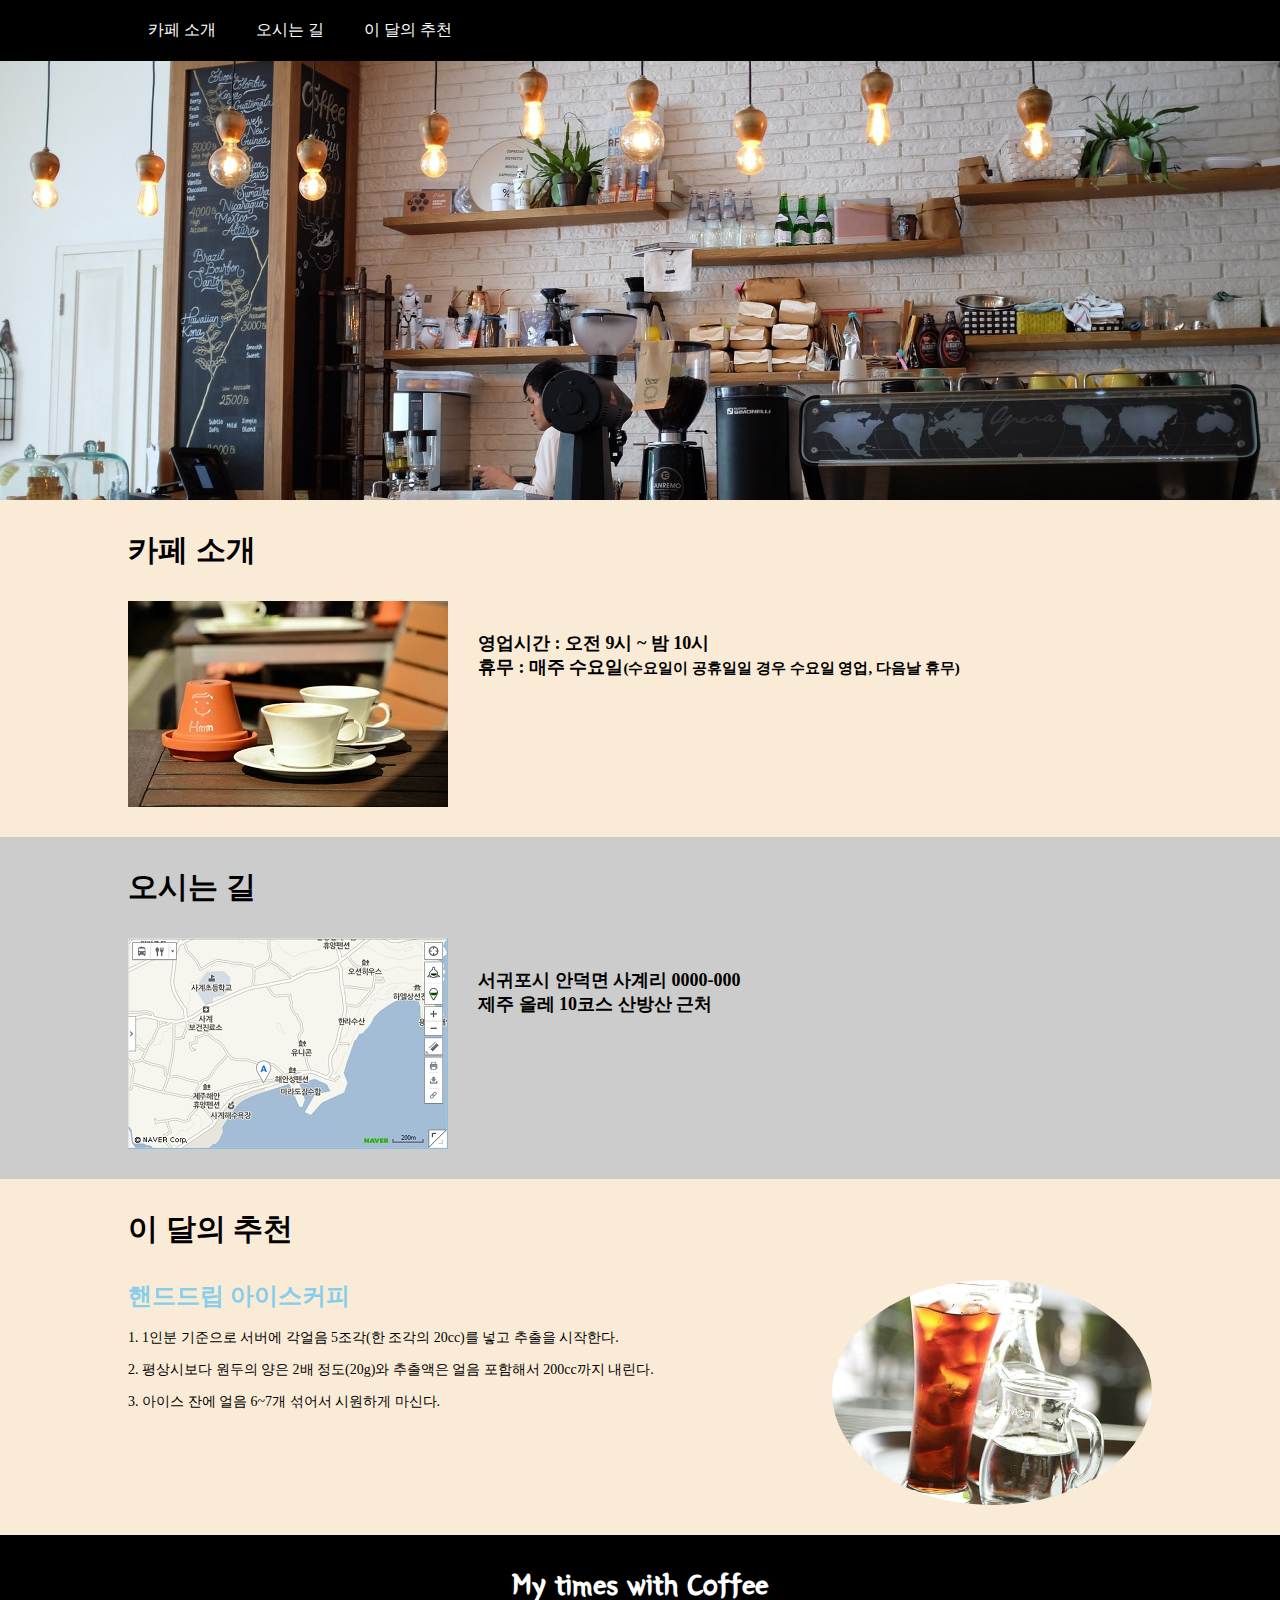
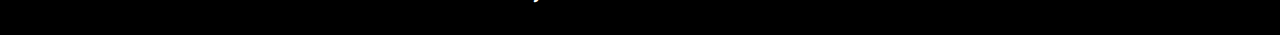
<file: 1.coffee/index.html>
<!DOCTYPE html>
<html lang="ko">
<head>
    <meta charset="UTF-8">
    <meta name="viewport" content="width=device-width, initial-scale=1.0">
    <title>coffee 반응형웹</title>
    <link rel="stylesheet" href="./css/reset.css">
    <link rel="stylesheet" href="./css/index.css">
</head>
<body>
    <header>
        <h1>Coffee</h1>
        <nav class="main-menu">
            <div class="container">
                <ul class="gnb">
                    <li><a href="#intro">카페 소개</a></li>
                    <li><a href="#map">오시는 길</a></li>
                    <li><a href="#choice">이 달의 추천</a></li>
                </ul>
            </div>  <!-- container -->
        </nav>  <!-- main-menu -->
    </header>

    <main>
        <div class="section-box">
            <section id="intro">
                <div class="container">
                    <h2 class="title">카페 소개</h2>
                    <div class="conbox">
                        <div class="photo">
                            <img src="./images/coffee.jpg" alt="coffee">
                        </div>
                        <p class="desc">
                            영업시간 : 오전 9시 ~ 밤 10시<br>
                            휴무 : 매주 수요일<small>(수요일이 공휴일일 경우 수요일 영업, 다음날 휴무)</small>
                        </p>
                    </div>  <!-- conbox -->
                </div>  <!-- container -->
            </section>  <!-- intro -->
    
            <section id="map">
                <div class="container">
                    <h2 class="title">오시는 길</h2>
                    <div class="conbox">
                        <div class="photo">
                            <img src="./images/map.jpg" alt="map">
                        </div>
                        <p class="desc">
                            서귀포시 안덕면 사계리 0000-000<br>
                            제주 올레 10코스 산방산 근처
                        </p>
                    </div>  <!--conbox-->
                </div>  <!-- container -->
            </section>  <!-- map -->
    
            <section id="choice">
                <div class="container">
                    <h2 class="title">이 달의 추천</h2>
                    <div class="conbox">
                        <div class="photo">
                            <img src="./images/ice.jpg" alt="ice">
                        </div>
                        <div class="icecoffee-desc">
                            <h3>핸드드립 아이스커피</h3>
                            <ol>
                                <li>1인분 기준으로 서버에 각얼음 5조각(한 조각의 20cc)를 넣고 추출을 시작한다.</li>
                                <li>평상시보다 원두의 양은 2배 정도(20g)와 추출액은 얼음 포함해서 200cc까지 내린다.</li>
                                <li>아이스 잔에 얼음 6~7개 섞어서 시원하게 마신다.</li>
                            </ol>
                        </div>
                    </div>  <!--conbox-->
                </div>  <!-- container -->
            </section>  <!-- map -->
        </div>  <!-- section-box -->
    </main>

    <footer>
        <h2 class="logo">My times with Coffee</h2>
    </footer>
</body>
</html>
</file>
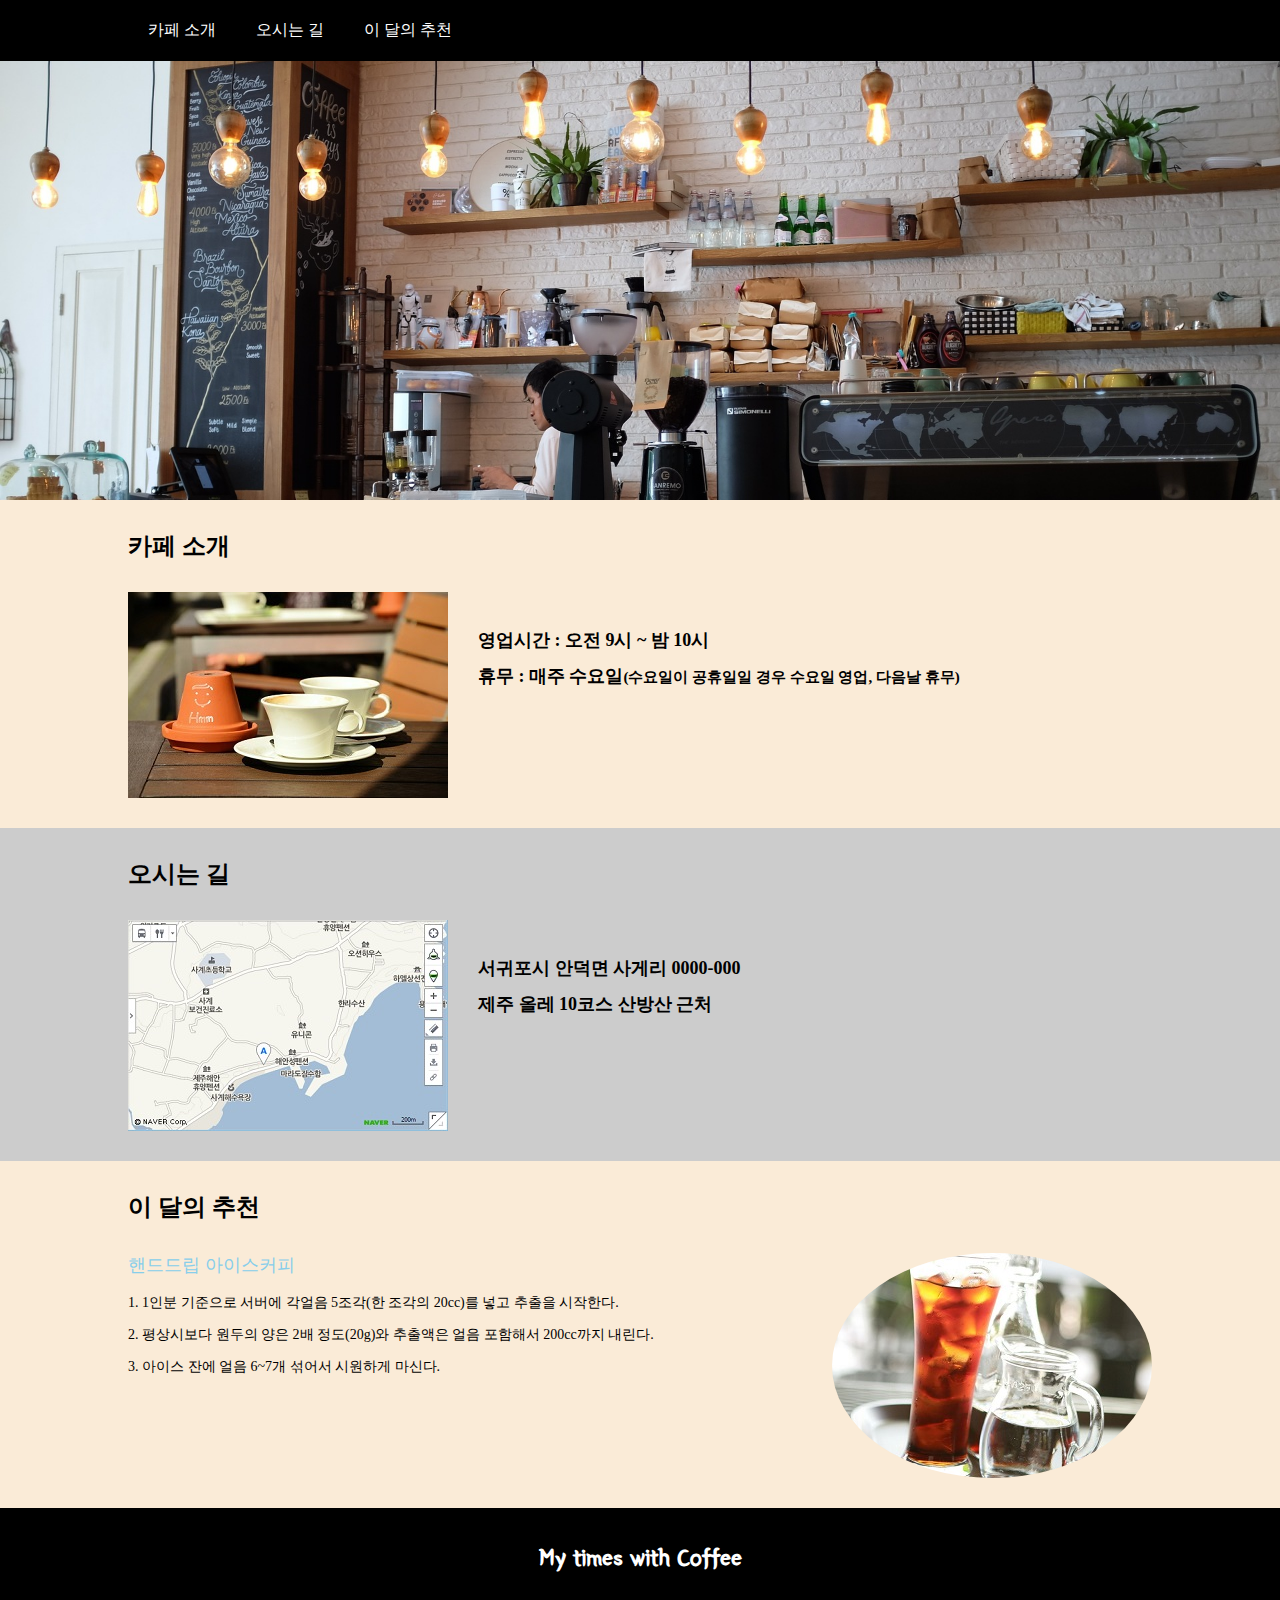
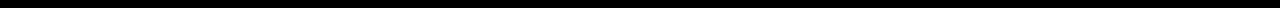
<file: 실습/1.coffee/index.html>
<!DOCTYPE html>
<html lang="ko">
<head>
    <meta charset="UTF-8">
    <meta name="viewport" content="width=device-width, initial-scale=1.0">
    <link rel="stylesheet" href="./css/reset.css">
    <link rel="stylesheet" href="./css/index.css">
    <title>Coffee</title>
</head>
<body>
    <header>
        <h1>Coffee</h1>
        <nav class="mainmenu">
            <div class="container">
                <ul class="gnb">
                    <li><a href="#intro">카페 소개</a></li>
                    <li><a href="#map">오시는 길</a></li>
                    <li><a href="#choice">이 달의 추천</a></li>
                </ul>
            </div> <!-- container -->
        </nav>
    </header>

    <main>
        <div class="section-box">
            <section id="intro">
                <div class="container">
                    <h2 class="title">카페 소개</h2>
                    <div class="conbox">
                        <div class="photo">
                            <img src="./images/coffee.jpg" alt="coffee">
                        </div>
                        <p class="desc">
                            영업시간 : 오전 9시 ~ 밤 10시<br>
                            휴무 : 매주 수요일<small>(수요일이 공휴일일 경우 수요일 영업, 다음날 휴무)</small>
                        </p>
                    </div> <!-- conbox -->
                </div> <!-- container -->
            </section> <!-- intro -->
    
            <section id="map">
                <div class="container">
                    <h2 class="title">오시는 길</h2>
                    <div class="conbox">
                        <div class="photo">
                            <img src="./images/map.jpg" alt="map">
                        </div>
                        <p class="desc">
                            서귀포시 안덕면 사게리 0000-000<br>
                            제주 올레 10코스 산방산 근처
                        </p>
                    </div> <!-- conbox -->
                </div> <!-- container -->
            </section> <!-- map -->
    
            <section id="choice">
                <div class="container">
                    <h2 class="title">이 달의 추천</h2>
                    <div class="conbox">
                        <div class="photo">
                            <img src="./images/ice.jpg" alt="ice">
                        </div>
                        <div class="icecoffee-desc">
                            <h3>핸드드립 아이스커피</h3>
                            <ol>
                                <li>1인분 기준으로 서버에 각얼음 5조각(한 조각의 20cc)를 넣고 추출을 시작한다.</li>
                                <li>평상시보다 원두의 양은 2배 정도(20g)와 추출액은 얼음 포함해서 200cc까지 내린다.</li>
                                <li>아이스 잔에 얼음 6~7개 섞어서 시원하게 마신다.</li>
                            </ol>
                        </div>
                    </div> <!-- conbox -->
                </div> <!-- container -->
            </section> <!-- choice -->
        </div> <!-- section-box -->
    </main>

    <footer>
        <h2 class="logo">My times with Coffee</h2>
    </footer>
</body>
</html>
</file>
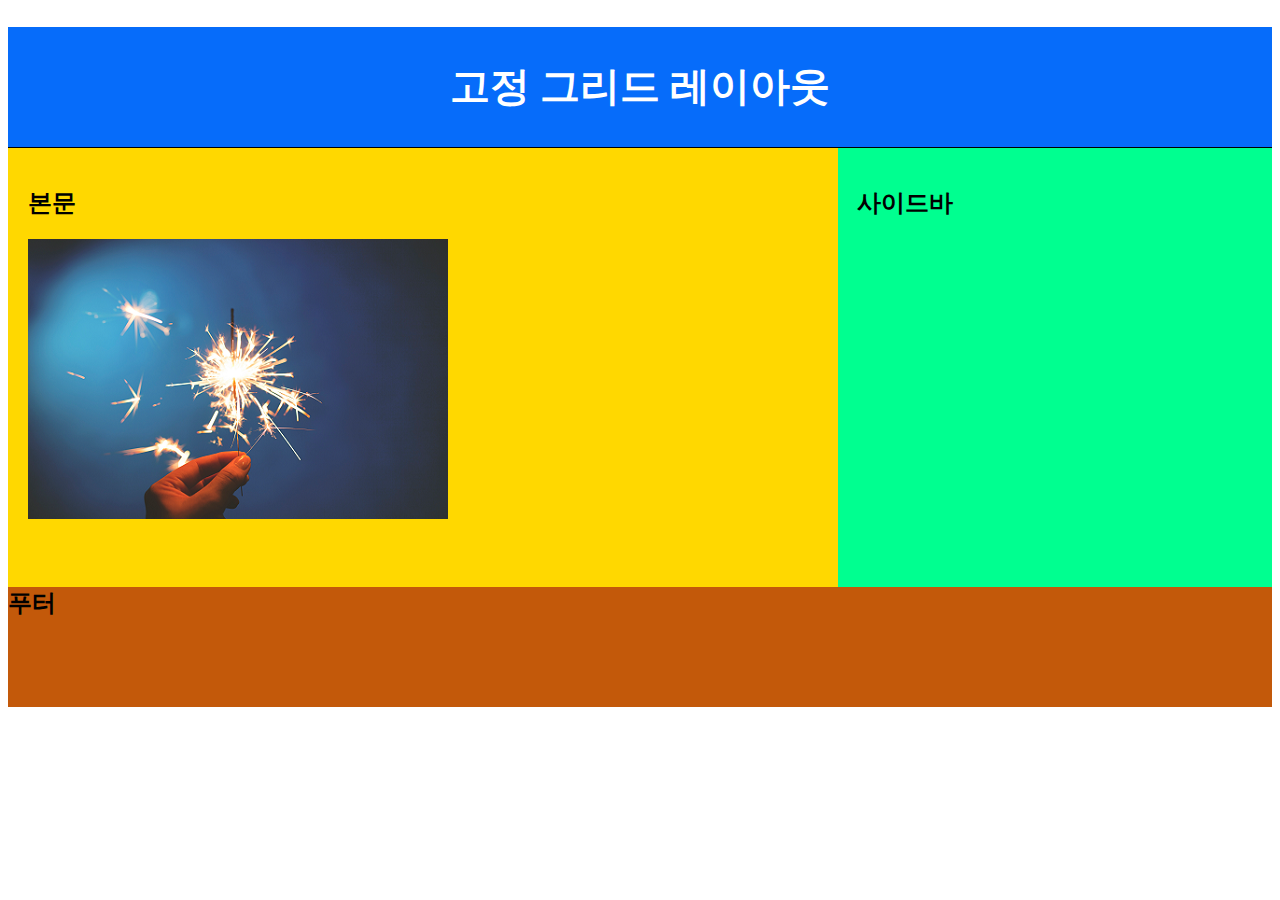
<file: fixed-layout.html>
<!doctype html>
<html>
<head>
<meta charset="utf-8" />
<meta name="viewport" content="width=device-width, initial-scale=1">
<title>Fluid Grid Layout</title>
<style>
	#wrapper {
		width: 100%; /* %단위로 */
		margin: 0 auto;
	}
	header {  /* 헤더 */
		width: 100%;   /* %단위로 */
		height: 120px;
		background-color: #066cfa;
		border-bottom: 1px solid black;
	}
	.header-text {
		font-size: 2.5em;  /* em단위로 */
		color:white;
		text-align:center;
		line-height:120px;
	}
	.content {   /* 본문 */
		float: left;
		width: 62.5%;  /* %단위로 */
		height: 400px;	
		padding: 1.5625%; /* %단위로 */
		background-color: #ffd800;
	}
	.content > img {
		width: 100%;
		max-width: 420px;  /* 이미지의 최대 크기, 420px 이상은 확대가 안 됨, 420px 이하일 때 content 영역의 크기 영향을 받아 줄어듦 */
	}
	.right-side {  /* 사이드 바 */
		float: right;
		width: 31.25%;  /* %단위로 */
		height: 400px;
		padding: 1.5625%; /* %단위로 */
		background-color: #00ff90;
	}
	footer {  /* 푸터 */
		clear: both;
		height: 120px;
		background-color: #c3590a;
	}
</style>
</head>

<body>
	<div id="wrapper">
		<header>
			<h1 class="header-text">고정 그리드 레이아웃</h1>
		</header>
		<main>
			<section class="content">
				<h2>본문</h2>
				<img src="/images/fireworks.png" alt="fireworks">
			</section>
			<aside class="right-side">
				<h2>사이드바</h2>
			</aside>
		</main>
		<footer>
			<h2>푸터</h2>
		</footer>
	</div>
</body>
</html>
</file>
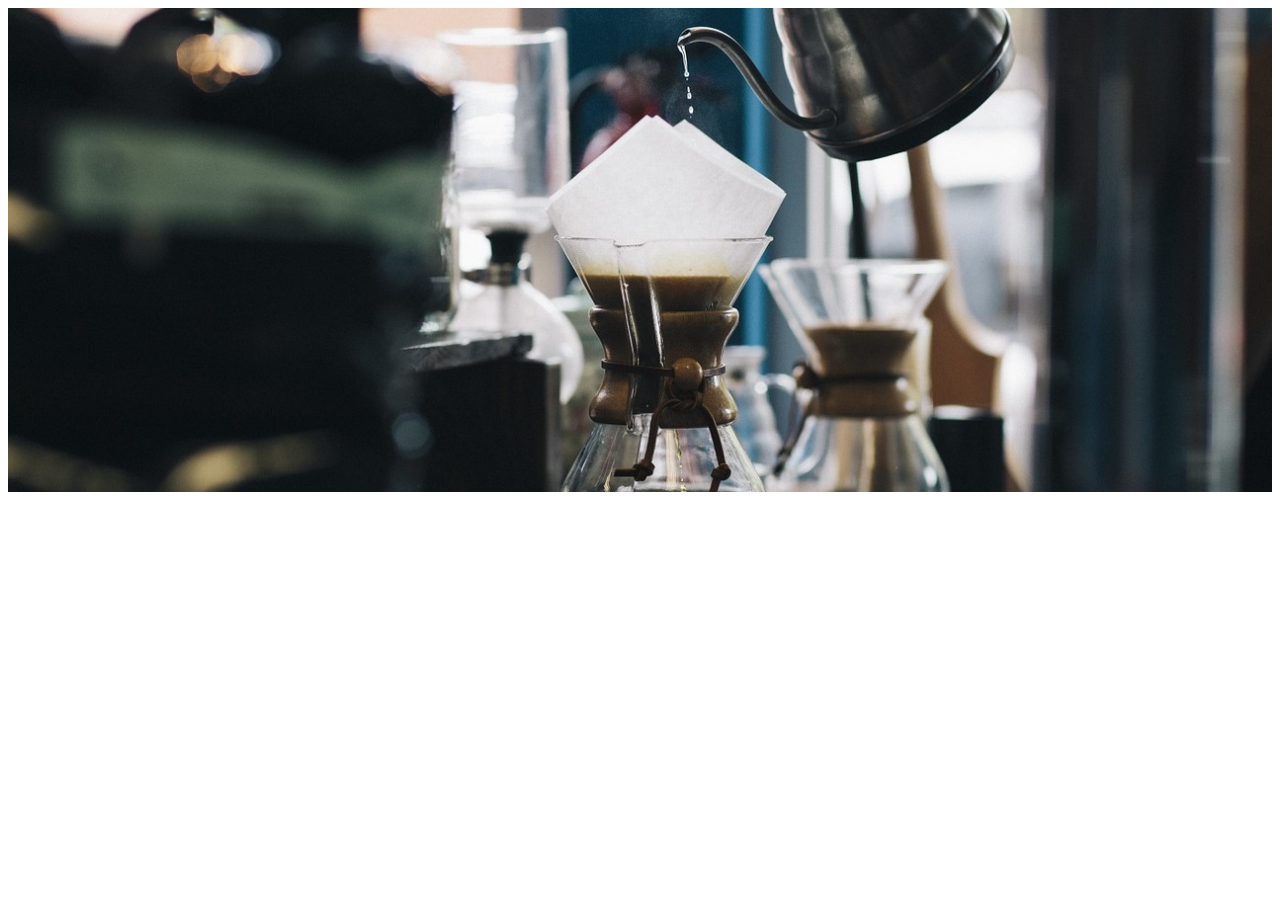
<file: picture태그.html>
<!DOCTYPE html>
<html lang="ko">
<head>
    <meta charset="UTF-8">
    <meta name="viewport" content="width=device-width, initial-scale=1.0">
    <title>picture태그</title>
    <style>
        picture > img {
            width: 100%;
        }
    </style>
</head>
<body>
    <picture>
        <source srcset="./images/shop-large.jpg" media="(min-width: 1024px)">  <!-- 공간에 맞게 이미지를 변경해주기 위해 사용 --> <!--pc버전-->
        <source srcset="./images/shop-medium.jpg" media="(min-width: 768px)">  <!--태블릿 버전-->
        <source srcset="./images/shop-small.jpg" media="(min-width: 320px)">  <!--모바일 버전-->
        <img src="./images/shop.jpg" alt="shop">  <!-- 필수! -->
    </picture>
</body>
</html>
</file>
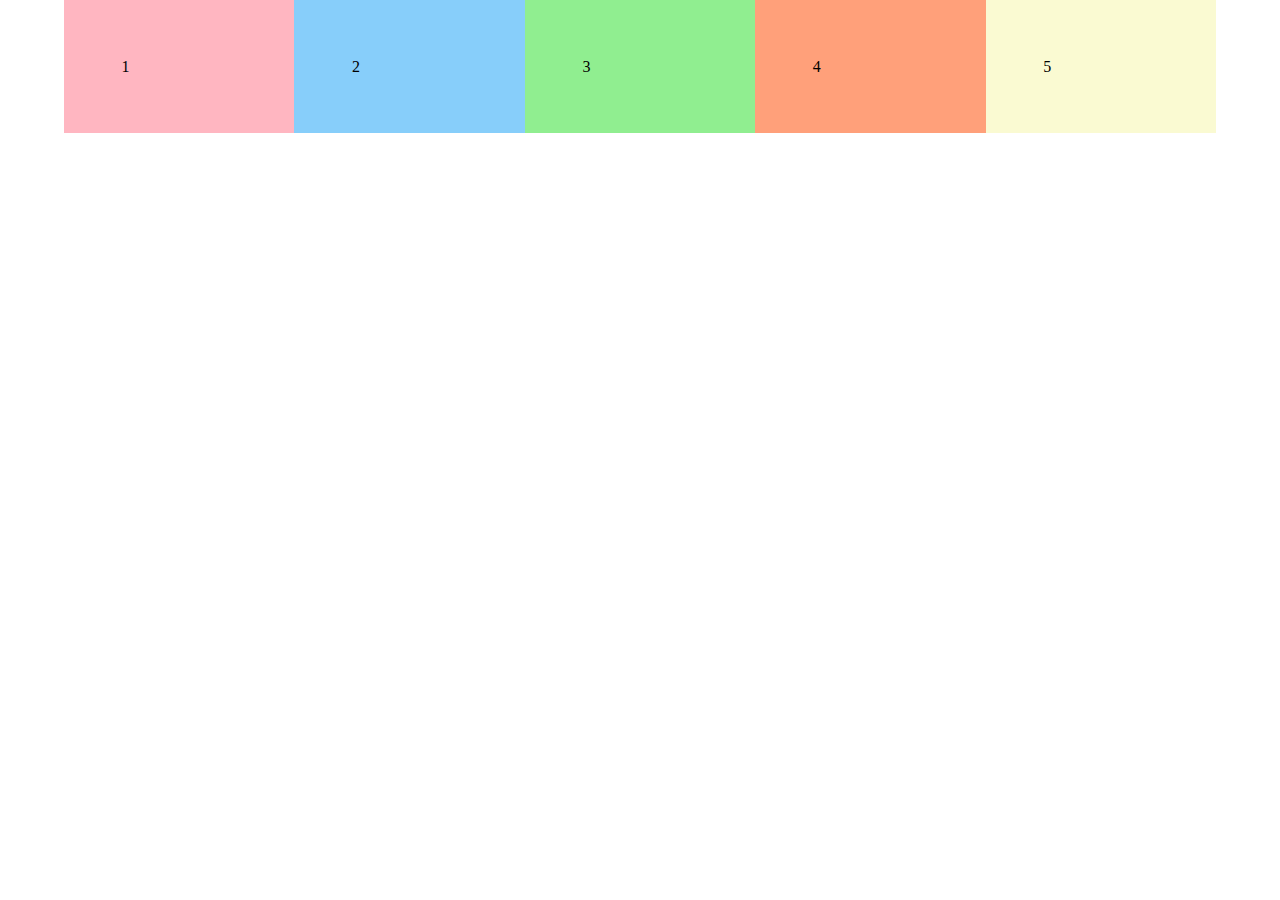
<file: structure_change.html>
<!DOCTYPE html>
<html lang="ko">
<head>
    <meta charset="UTF-8">
    <meta name="viewport" content="width=device-width, initial-scale=1.0">
    <title>반응형웹 레이아웃 구조</title>
    <style>
        * {
            margin: 0;
            padding: 0;
            box-sizing: border-box;
        }
        ol,
        ul {
            list-style: none;
        }
        .wrapper {
            width: 90%;
            margin: auto;
        }

        /* mobile first */
        .layout {
            display: flex;
            flex-direction: column;
        }
        .layout > li {
            width: 100%;
            padding: 5%;
        }
        .layout > li:first-child {background-color: lightpink;}
        .layout > li:nth-child(2) {background-color: lightskyblue;}
        .layout > li:nth-child(3) {background-color: lightgreen;}
        .layout > li:nth-child(4) {background-color: lightsalmon;}
        .layout > li:last-child {background-color: lightgoldenrodyellow;}

        /* tablet */
        @media (min-width: 768px) {
            .layout {
                flex-direction: row;
                flex-wrap: wrap;
            }
            .layout > li {
                width: 50%;
            }
            .layout > li:last-child {
                width:100%;
            }
        }

        /* pc */
        @media (min-width: 1024px) {
            .layout > li {
                width: 20%;
            }
            .layout > li:last-child {
                width:20%;
            }
        }
    </style>
</head>
<body>
    <div class="wrapper">
        <section>
            <ul class="layout">
                <li>1</li>
                <li>2</li>
                <li>3</li>
                <li>4</li>
                <li>5</li>
            </ul>
        </section>
    </div>
</body>
</html>
</file>
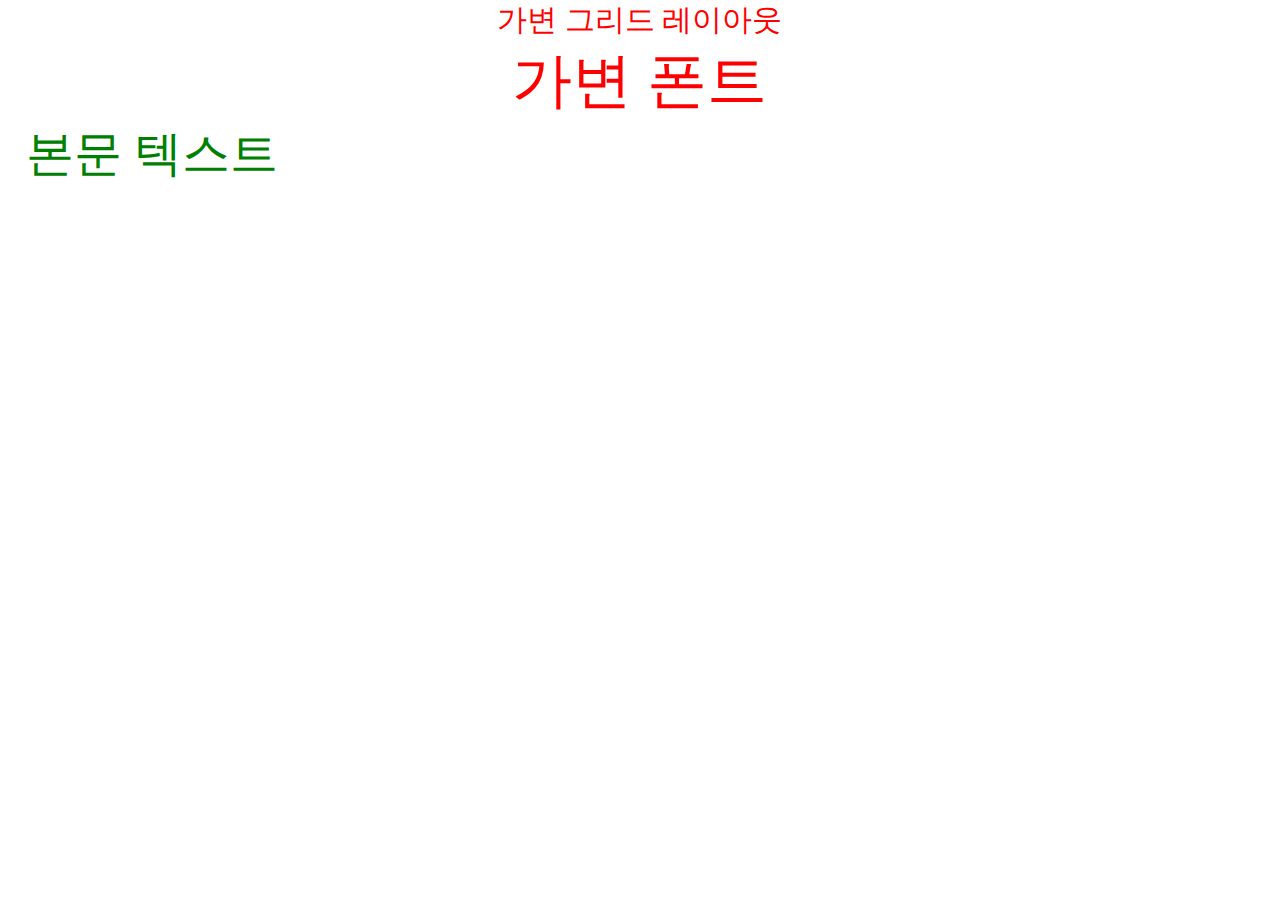
<file: 루트요소의글자크기상속.html>
<!DOCTYPE html>
<html lang="ko">
<head>
    <meta charset="UTF-8">
    <meta name="viewport" content="width=device-width, initial-scale=1.0">
    <title>루트요소</title>
    <style>
        * {
            margin: 0;
            padding: 0;
        }
        html, body {
            font-size: 16px;
        }
        .wrapper {
            width: 96%;
            margin: 0 auto;
            font-size: 12px;
        }
        .header-text {
            font-size: 30px;  /*fluide-text 기준*/
            text-align: center;
            color: red;
        }
        .fluid-text {
            font-size: 2em;  /* 60px, header-text가 부모 요소로 기준이 됨 */
        }
        .sec-text {
            font-size: 3rem;  /* 48px, 최상위 요소인 html이 기준이 됨 */
            color: green;
        }
    </style>
</head>
<body>
    <div class="wrapper">
        <header class="header-text">
            <p>가변 그리드 레이아웃</p>
            <p class="fluid-text">가변 폰트</p>
        </header>
        <main>
            <section>
                <p class="sec-text">본문 텍스트</p>
            </section>
        </main>
    </div>
</body>
</html>
</file>
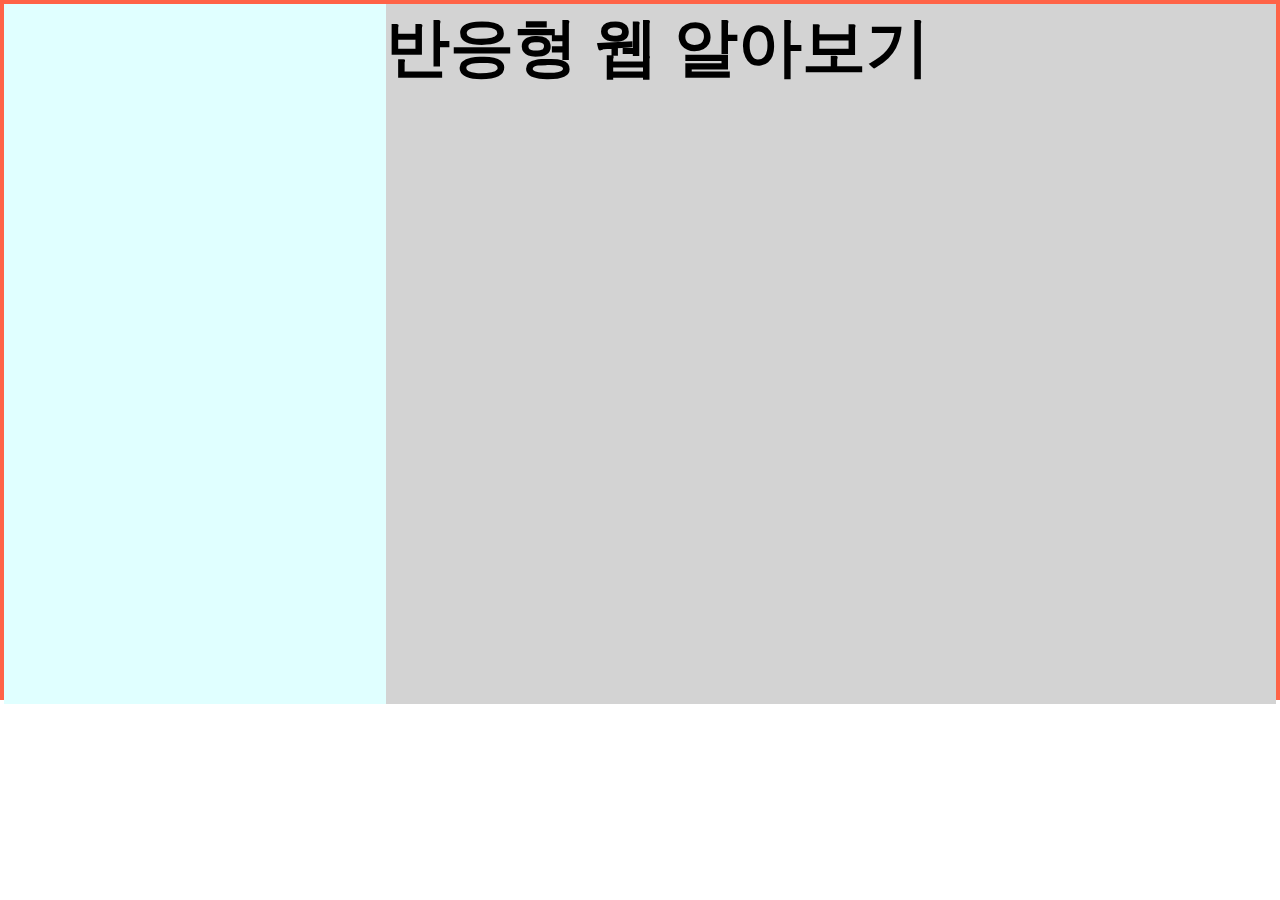
<file: 반응형 웹 기본.html>
<!DOCTYPE html>
<html lang="ko">
<head>
    <meta charset="UTF-8">
    <meta name="viewport" content="width=device-width, initial-scale=1.0">
    <title>반응형 웹 기본</title>
    <style>
        * {
            margin: 0;
            padding: 0;
            box-sizing: border-box;
        }
        h1 {
            font-size: 5vw;  /* 브라우저 기준에 맞춘 글자 크기 */
        }
        .wrapper {
            display: flex;
            width: 100%; height: 700px;
            margin: 0 auto;
            border: 4px solid tomato;
        }
        .wrapper > div {
            height: inherit;  /* 부모 태그의 세로크기가 기준 상속됨 */
        }

        /* 모바일 퍼스트 */
        .left {
            width: 30%;
            background-color: lightblue;
        }
        .right {
            width: 70%;
            background-color: lightgreen;
        }

        /* 태블릿 버전 */
        @media all and (min-width: 768px) {  /* 768px 이상 */
            .left {
            background-color: lightgoldenrodyellow;
        }
        .right {
            background-color: lightcoral;
        }
        }

        /* PC 버전 */
        @media all and (min-width: 1024px) {  /* 1024px 이상 */
            .left {
            background-color: lightcyan;
        }
        .right {
            background-color: lightgray;
        }
        }
    </style>
</head>
<body>
    <div class="wrapper">
        <div class="left"></div>
        <div class="right">
            <h1>반응형 웹 알아보기</h1>
        </div>
    </div>
</body>
</html>
</file>
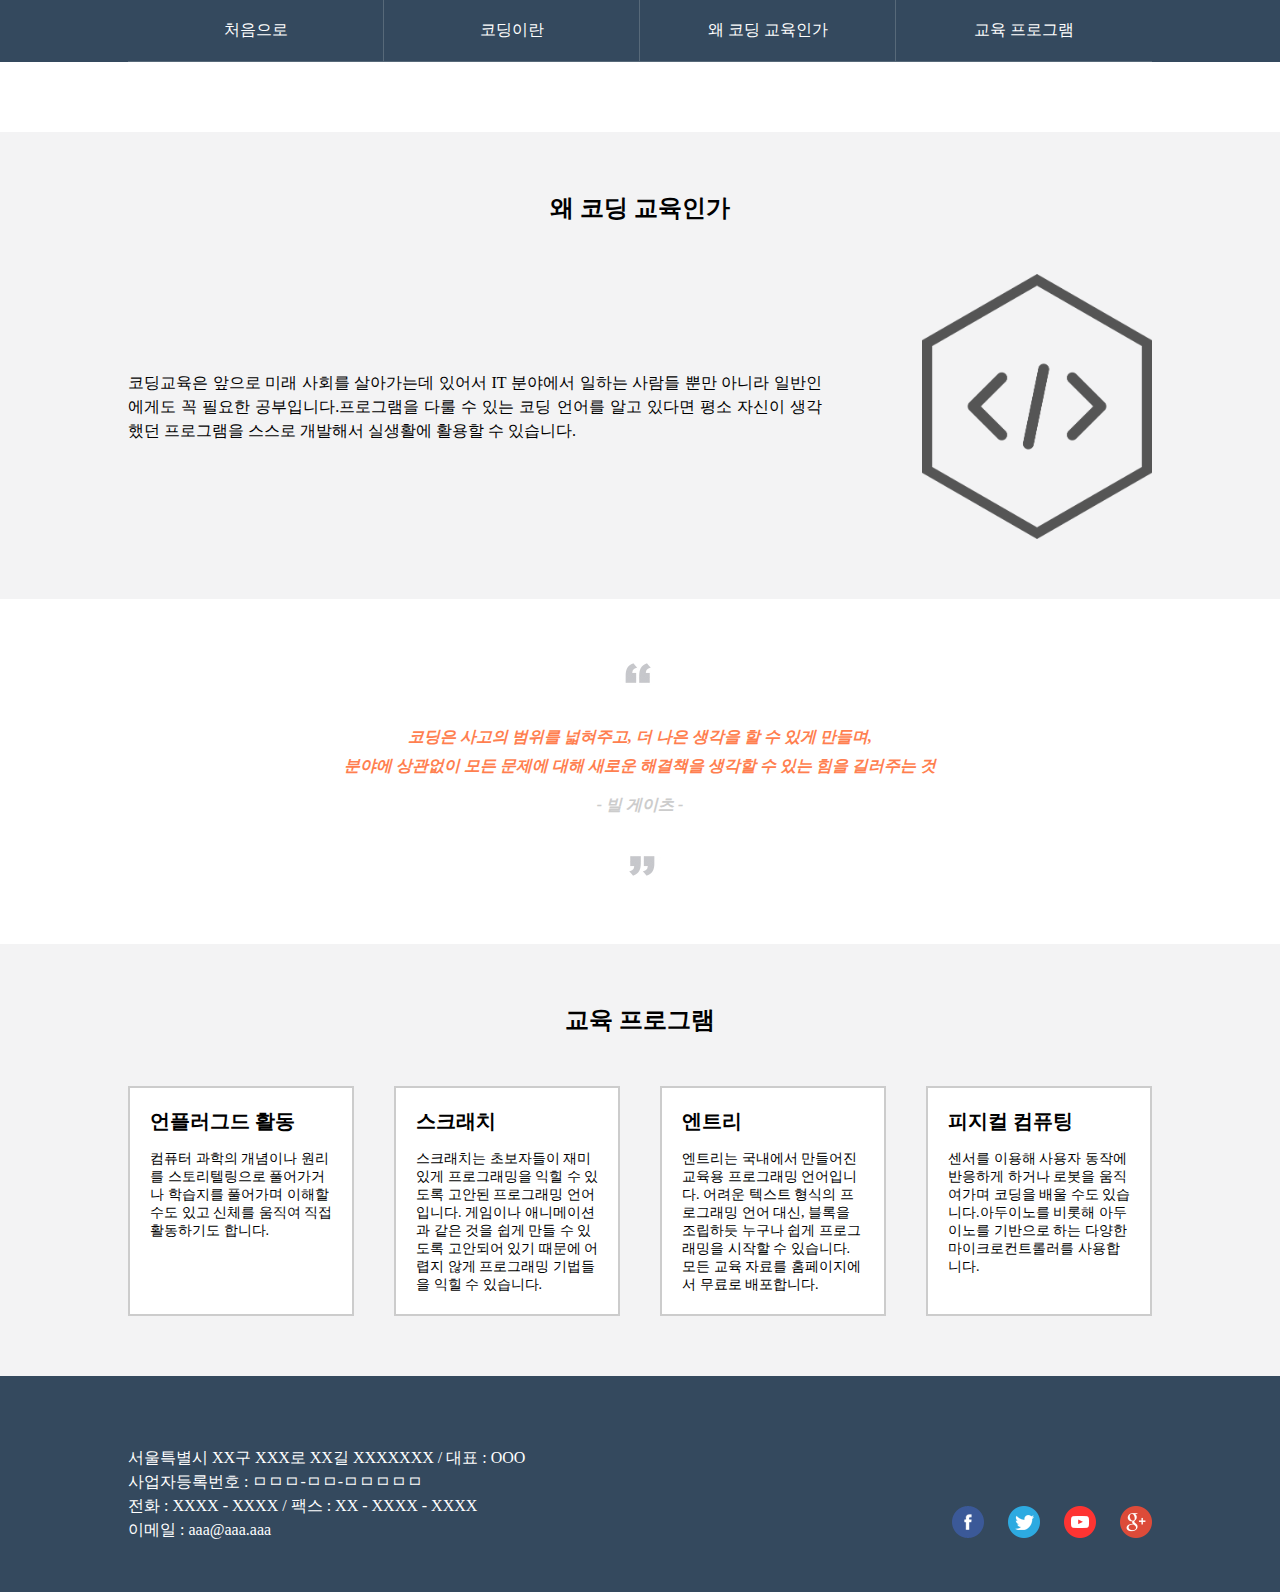
<file: 실습/2.coding/idnex.html>
<!DOCTYPE html>
<html lang="ko">
<head>
    <meta charset="UTF-8">
    <meta name="viewport" content="width=device-width, initial-scale=1.0">
    <title>coding</title>
    <link rel="stylesheet" href="./css/resest.css">
    <link rel="stylesheet" href="./css/index.css">
</head>
<body>
    <header>
        <h1>coding</h1>
        <nav class="mainmenu">
            <div class="container">
                <ul class="gnb">
                    <li><a href="#./index.html">처음으로</a></li>
                    <li><a href="#coding">코딩이란</a></li>
                    <li><a href="#why">왜 코딩 교육인가</a></li>
                    <li><a href="#program">교육 프로그램</a></li>
                    <li><a href="#">MENU</a></li>
                </ul>
            </div>  <!--container-->
        </nav>  <!--mainmenu-->
    </header>

    <main>
        <div class="sec-box">
            <section id="why">
                <div class="container">
                    <h2 class="title">왜 코딩 교육인가</h2>
                    <div class="why-desc">
                        <ul>
                            <li>
                                <p>코딩교육은 앞으로 미래 사회를 살아가는데 있어서 IT 분야에서 일하는 사람들 뿐만 아니라 일반인에게도 꼭 필요한 공부입니다.프로그램을 다룰 수 있는 코딩 언어를 알고 있다면 평소 자신이 생각했던 프로그램을 스스로 개발해서 실생활에 활용할 수 있습니다.</p>
                            </li>
                            <li>
                                <img src="./images/coding.png" alt="coding">
                            </li>
                        </ul>
                    </div>  <!--why-desc-->
                </div>  <!--contaner-->
            </section>  <!--why-->

            <section id="coding">
                <div class="container">
                    <div class="coding-desc">
                        <ul>
                            <li><img src="./images/quot-1.png" alt="quot"></li>
                            <li>
                                <strong>
                                    코딩은 사고의 범위를 넓혀주고, 더 나은 생각을 할 수 있게 만들며,<br>
                                    분야에 상관없이 모든 문제에 대해 새로운 해결책을 생각할 수 있는 힘을 길러주는 것<br>
                                    <span class="bill">- 빌 게이츠 -</span>
                                </strong>
                            </li>
                            <li><img src="./images/quot-2.png" alt="quot"></li>
                        </ul>
                    </div>  <!--coding-desc-->
                </div>  <!--container-->
            </section>  <!--coding-->

            <section id="program">
                <div class="container">
                    <h2 class="title">교육 프로그램</h2>
                    <div class="program-list">
                        <div class="list1">
                            <h3>언플러그드 활동</h3>
                            <p>컴퓨터 과학의 개념이나 원리를 스토리텔링으로 풀어가거나 학습지를 풀어가며 이해할 수도 있고 신체를 움직여 직접 활동하기도 합니다.</p>
                        </div>
                        <div class="list2">
                            <h3>스크래치</h3>
                            <p>스크래치는 초보자들이 재미있게 프로그래밍을 익힐 수 있도록 고안된 프로그래밍 언어입니다. 게임이나 애니메이션과 같은 것을 쉽게 만들 수 있도록 고안되어 있기 때문에 어렵지 않게 프로그래밍 기법들을 익힐 수 있습니다.</p>
                        </div>
                        <div class="list3">
                            <h3>엔트리</h3>
                            <p>엔트리는 국내에서 만들어진 교육용 프로그래밍 언어입니다. 어려운 텍스트 형식의 프로그래밍 언어 대신, 블록을 조립하듯 누구나 쉽게 프로그래밍을 시작할 수 있습니다. 모든 교육 자료를 홈페이지에서 무료로 배포합니다.</p>
                        </div>
                        <div class="list4">
                            <h3>피지컬 컴퓨팅</h3>
                            <p>센서를 이용해 사용자 동작에 반응하게 하거나 로봇을 움직여가며 코딩을 배울 수도 있습니다.아두이노를 비롯해 아두이노를 기반으로 하는 다양한 마이크로컨트롤러를 사용합니다.</p>
                        </div>
                    </div>  <!--program-list-->
                </div>  <!--container-->
            </section>  <!--program-->
        </div>  <!--sec-box-->
    </main>

    <footer>
        <div class="footermenu">
            <div class="container">
                <div class="footer-info">
                    <ul class="info">
                        <li>
                            <address>서울특별시 XX구 XXX로 XX길 XXXXXXX / 대표 : OOO</address>
                        </li>
                        <li><p>사업자등록번호 : ㅁㅁㅁ-ㅁㅁ-ㅁㅁㅁㅁㅁ</p></li>
                        <li><address>전화 : XXXX - XXXX / 팩스 : XX - XXXX - XXXX</address></li>
                        <li><address>이메일 : aaa@aaa.aaa</address></li>
                    </ul>
                </div>  <!--footer-info-->  
                <div class="sns">
                    <ul class="sns-icon">
                        <li>
                            <a href="#"><img src="./images/fb.png" alt="sns icon"></a>
                        </li>
                        <li>
                            <a href="#"><img src="./images/tw.png" alt="sns icon"></a>
                        </li>
                        <li>
                            <a href="#"><img src="./images/ytube.png" alt="sns icon"></a>
                        </li>
                        <li>
                            <a href="#"><img src="./images/gp.png" alt="sns icon"></a>
                        </li>
                    </ul>
                </div>  <!--sns-->
            </div>  <!--container-->
        </div>  <!--footermenu-->
    </footer>
</body>
</html>
</file>
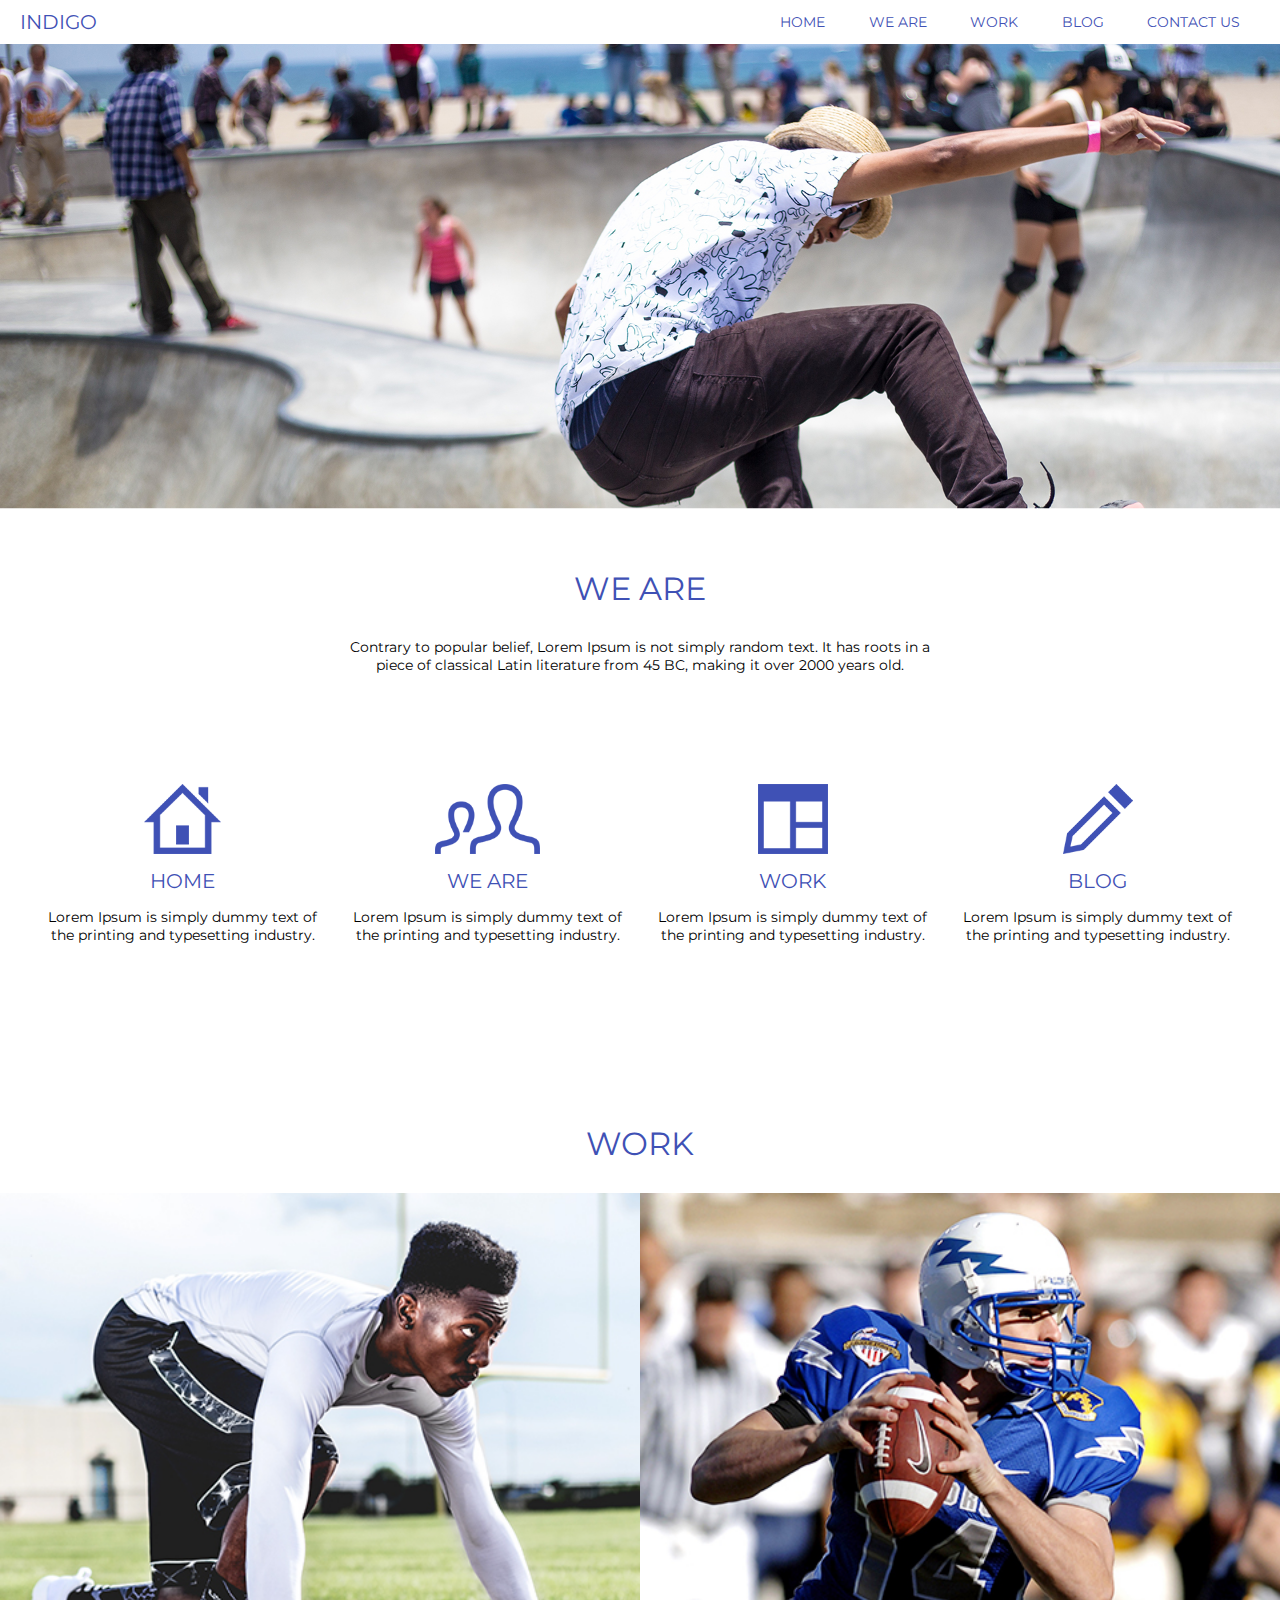
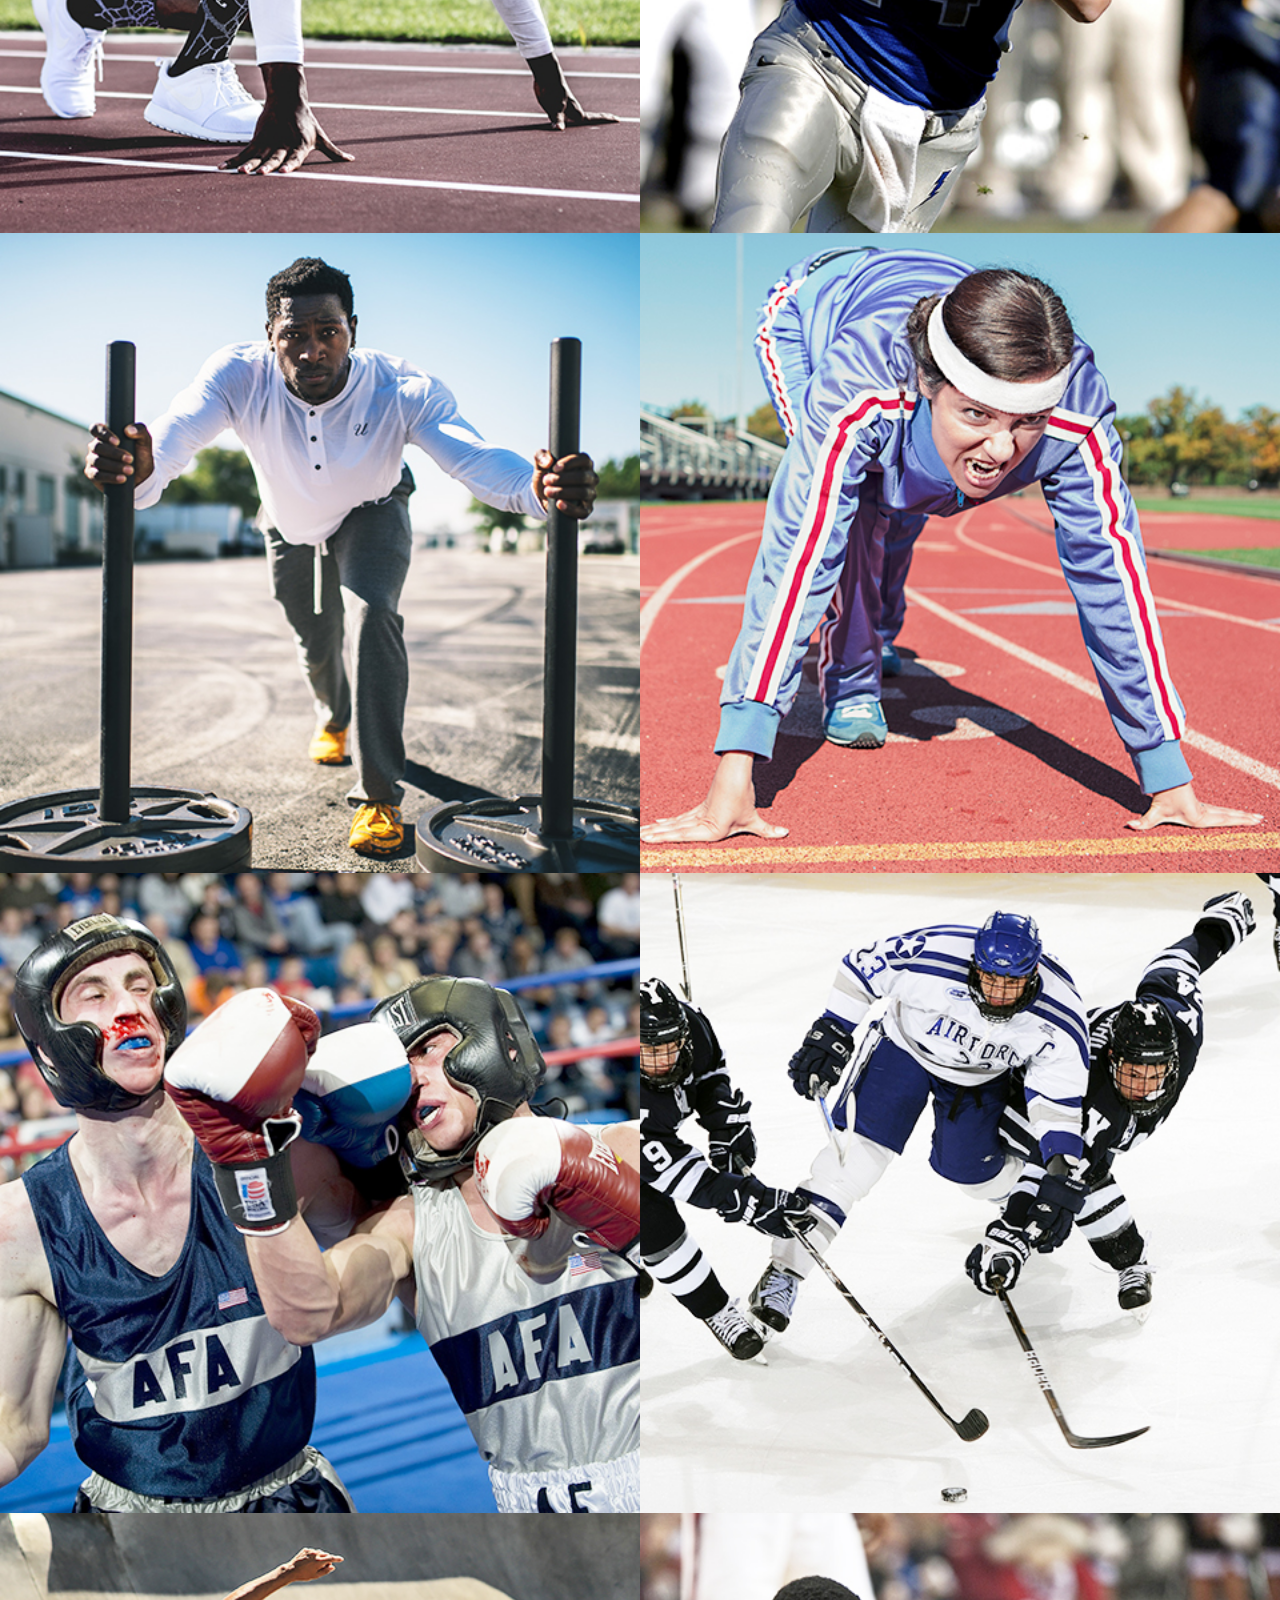
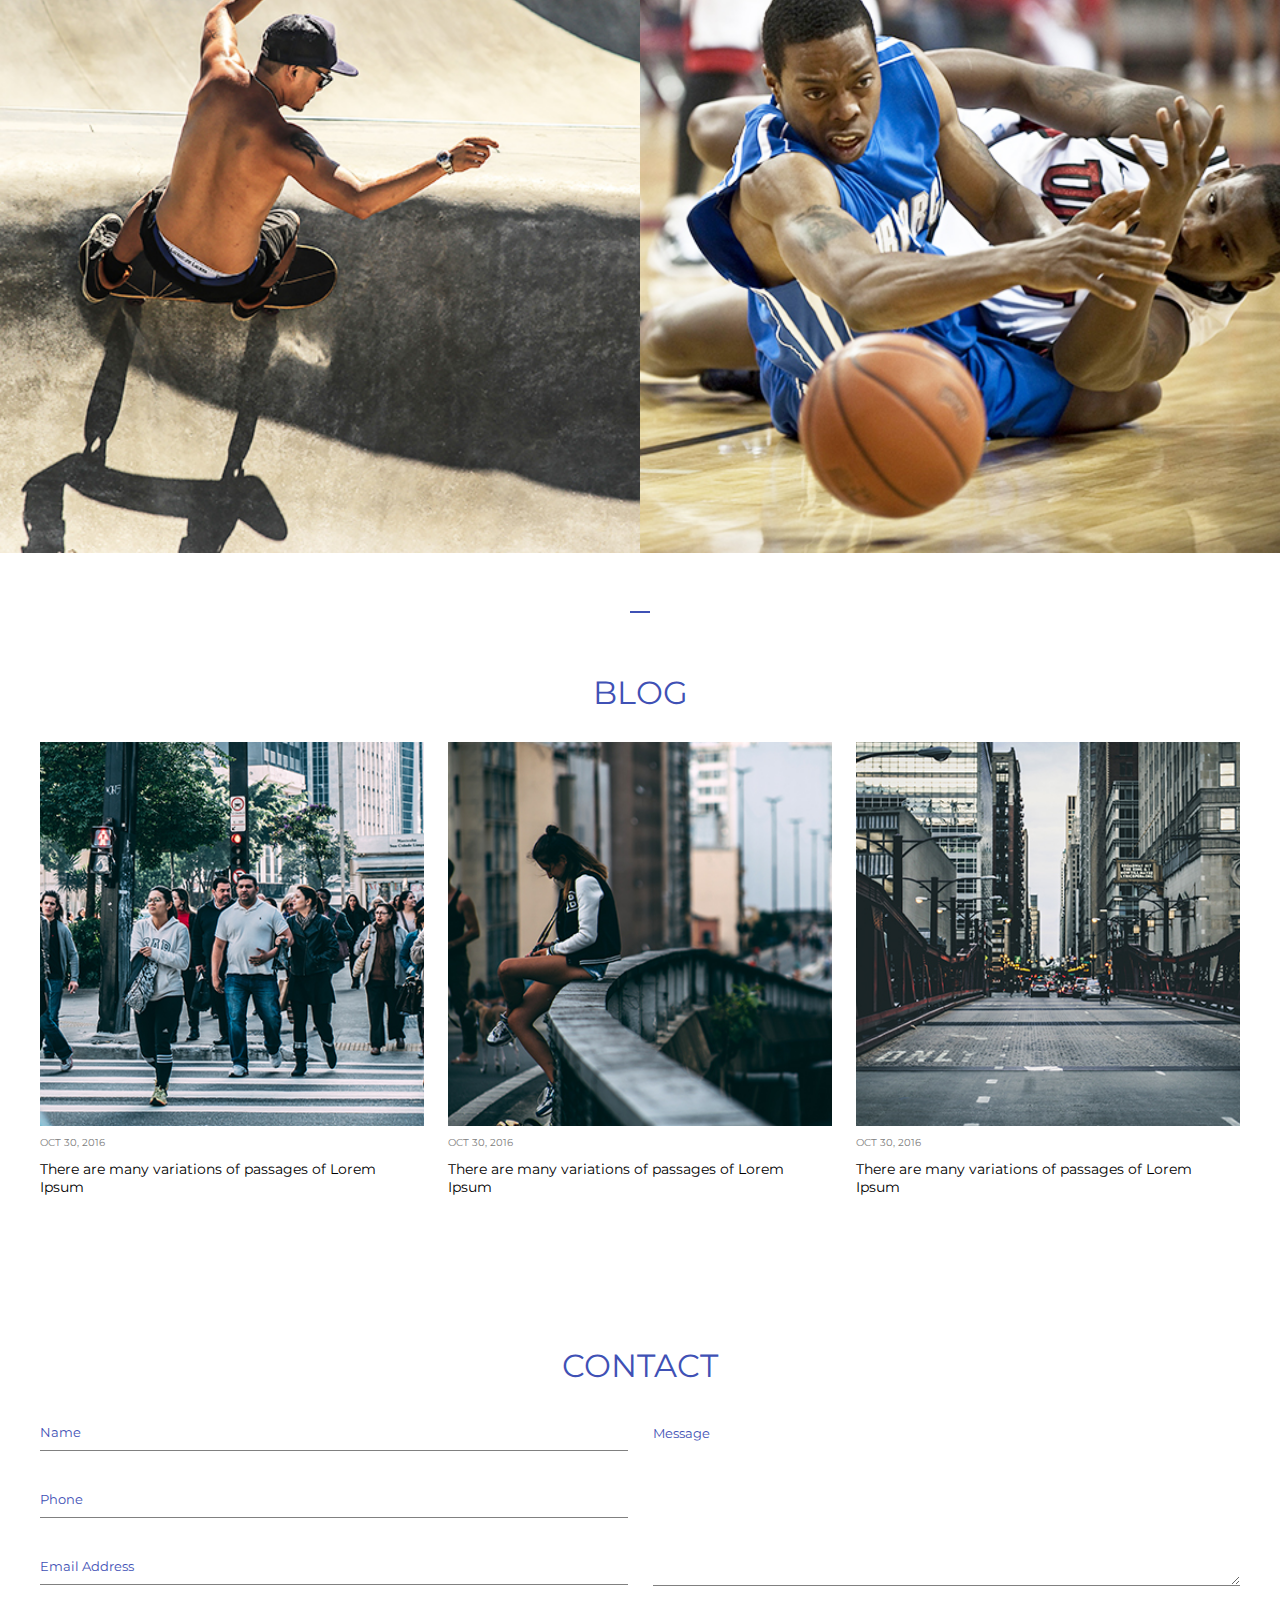
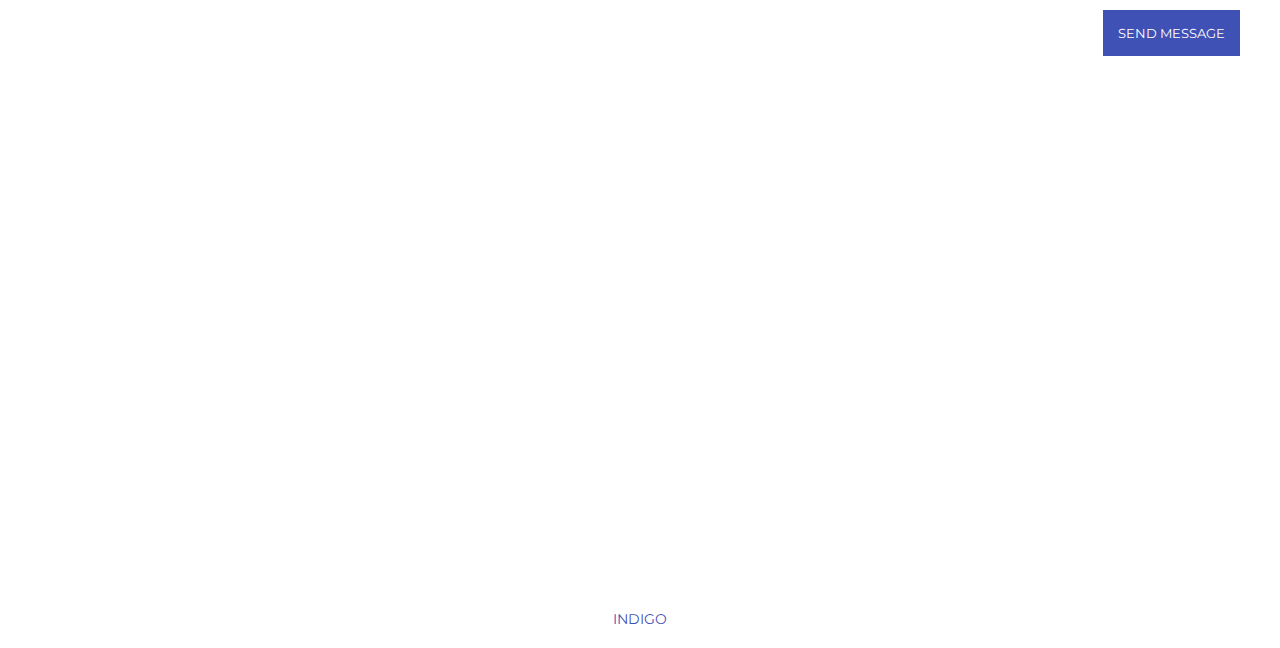
<file: 실습/3.indigo/index1.html>
<!DOCTYPE html>
<html lang="ko">
<head>
    <meta charset="UTF-8">
    <meta name="viewport" content="width=device-width, initial-scale=1.0">
    <title>INDIGO</title>
    <link rel="shortcut icon" href="./images/favicon/favicon.ico" type="image/x-icon">
    <link rel="stylesheet" href="./css/reset.css">
    <link rel="stylesheet" href="./css/index2.css">
</head>
<body>
    <header>
        <h1 class="logo">INDIGO</h1>
        <div class="mobile-gnb">
            <ul>
                <li class="mobile-menu">&nbsp;</li>
                <li class="mobile-menu">&nbsp;</li> 
                <li class="mobile-menu">&nbsp;</li>
            </ul>
        </div>
        <nav class="main-menu">
                <ul class="gnb">
                    <li class="gnb-list"><a href="#">HOME</a></li>
                    <li class="gnb-list"><a href="#">WE ARE</a></li>
                    <li class="gnb-list"><a href="#">WORK</a></li>
                    <li class="gnb-list"><a href="#">BLOG</a></li>
                    <li class="gnb-list"><a href="#">CONTACT US</a></li>
                </ul>
        </nav>  <!--mainmenu-->
    </header>

    <main>
        <article class="slide">
            <h2 class="slide-txt">slide</h2>
            <img src="./images/slide01.jpg" alt="slide img">
        </article>  <!--slide-->

        <section class="we-are">
            <div class="container">
                <div class="title-desc">
                    <h2 class="title">WE ARE</h2>
                    <p class="we-are-decs">
                        Contrary to popular belief, Lorem Ipsum is not simply random text. It has roots in a<br>piece of classical Latin literature from 45 BC, making it over 2000 years old.
                    </p>
                </div>
                <div class="we-are-list">
                    <div class="list">
                        <a href="#">
                            <img src="./images/promo01.png" alt="promo">
                            <h3>HOME</h3>
                        </a>
                        <p>
                            Lorem Ipsum is simply dummy text of
                            the printing and typesetting industry.
                        </p>
                    </div>
                    <div class="list">
                        <a href="#">
                            <img src="./images/promo02.png" alt="promo">
                            <h3>WE ARE</h3>
                        </a>
                        <p>
                            Lorem Ipsum is simply dummy text of
                            the printing and typesetting industry.
                        </p>
                    </div>
                    <div class="list">
                        <a href="#">
                            <img src="./images/promo03.png" alt="promo">
                            <h3>WORK</h3>
                        </a>
                        <p>
                            Lorem Ipsum is simply dummy text of
                            the printing and typesetting industry.
                        </p>
                    </div>
                    <div class="list">
                        <a href="#">
                            <img src="./images/promo04.png" alt="promo">
                            <h3>BLOG</h3>
                        </a>
                        <p>
                            Lorem Ipsum is simply dummy text of
                            the printing and typesetting industry.
                        </p>
                    </div>
                </div>  <!--we-are-list-->
            </div>  <!--container-->
        </section>  <!--we-are-->

        <section class="work">
            <div class="container">
                <h2 class="title">WORK</h2>
            </div>
            <div class="work-list">
                <div class="work-box">
                    <div class="work-box-txt">
                        <a href="#">
                            <h3>Running</h3>
                            <p>WEB/PRINT</p>
                        </a>
                    </div>
                    <img src="./images/work01.jpg" alt="work image">
                </div>
                <div class="work-box">
                    <div class="work-box-txt">
                        <a href="#">
                            <h3>Rugby</h3>
                            <p>WEB/PRINT</p>
                        </a>
                    </div>
                    <img src="./images/work02.jpg" alt="work image">
                </div>
                <div class="work-box">
                    <div class="work-box-txt">
                        <a href="#">
                            <h3>Weight</h3>
                            <p>WEB/PRINT</p>
                        </a>
                    </div>
                    <img src="./images/work03.jpg" alt="work image">
                </div>
                <div class="work-box">
                    <div class="work-box-txt">
                        <a href="#">
                            <h3>Marathon</h3>
                            <p>WEB/PRINT</p>
                        </a>
                    </div>
                    <img src="./images/work04.jpg" alt="work image">
                </div>
                <div class="work-box">
                    <div class="work-box-txt">
                        <a href="#">
                            <h3>Boxing</h3>
                            <p>WEB/PRINT</p>
                        </a>
                    </div>
                    <img src="./images/work05.jpg" alt="work image">
                </div>
                <div class="work-box">
                    <div class="work-box-txt">
                        <a href="#">
                            <h3>Ice Hockey</h3>
                            <p>WEB/PRINT</p>
                        </a>
                    </div>
                    <img src="./images/work06.jpg" alt="work image">
                </div>
                <div class="work-box">
                    <div class="work-box-txt">
                        <a href="#">
                            <h3>Skate Board</h3>
                            <p>WEB/PRINT</p>
                        </a>
                    </div>
                    <img src="./images/work07.jpg" alt="work image">
                </div>
                <div class="work-box">
                    <div class="work-box-txt">
                        <a href="#">
                            <h3>Basketball</h3>
                            <p>WEB/PRINT</p>
                        </a>
                    </div>
                    <img src="./images/work08.jpg" alt="work image">
                </div> <!--work-box-->
            </div>  <!--work-list-->
            <hr>
        </section>  <!--work-->

        <section class="blog">
            <div class="container">
                <h2 class="title">BLOG</h2>
                <div class="blog-list">
                    <div class="list">
                        <a href="#">
                            <img src="./images/blog01.jpg" alt="blog">
                        </a>
                        <time datetime="2016-10-30">OCT 30, 2016</time>
                        <p>There are many variations of passages of Lorem Ipsum</p>
                    </div>
                    <div class="list">
                        <a href="#">
                            <img src="./images/blog02.jpg" alt="blog">
                        </a>
                        <time datetime="2016-10-30">OCT 30, 2016</time>
                        <p>There are many variations of passages of Lorem Ipsum</p>
                    </div>
                    <div class="list">
                        <a href="#">
                            <img src="./images/blog03.jpg" alt="blog">
                        </a>
                        <time datetime="2016-10-30">OCT 30, 2016</time>
                        <p>There are many variations of passages of Lorem Ipsum</p>
                    </div>
                </div>  <!--blog-list-->
            </div>  <!--container-->
        </section>  <!--blog-->

        <section class="contact">
            <div class="container">
                <div class="title-form">
                    <h2 class="title">CONTACT</h2>
                    <form action="#" method="post">
                        <ul>
                            <li>
                                <input type="text" name="user-name" placeholder="Name">
                            </li>
                            <li>
                                <input type="tel" name="phone" placeholder="Phone">
                            </li>
                            <li>
                                <input type="email" name="mail" placeholder="Email Address">
                            </li>
                            <li>
                                <textarea name="message" cols="30" rows="10" placeholder="Message"></textarea>
                            </li>
                            <li>
                                <button>SEND MESSAGE</button>
                            </li>
                        </ul>
                    </form>
                </div>
            </div>  <!--container-->
        </section>  <!--contact-->

        <section class="map">
            <iframe src="https://www.google.com/maps/embed?pb=!1m18!1m12!1m3!1d143240.6383860661!2d126.82471969045143!3d37.50318109349769!2m3!1f0!2f0!3f0!3m2!1i1024!2i768!4f13.1!3m3!1m2!1s0x357ca2eb421c44ad%3A0xe955a50c118085f8!2z6rSR7ZmU66y46rSR7J6l!5e0!3m2!1sko!2skr!4v1712547338820!5m2!1sko!2skr"  height="400" style="border:0;" allowfullscreen="" loading="lazy" referrerpolicy="no-referrer-when-downgrade"></iframe>
        </section>
    </main>

    <footer>
        <div class="footerlogo">
            <div class="container">
                <p class="footer-logo">INDIGO</p>
            </div> <!--container-->
        </div>  <!--footerlogo-->
    </footer>
</body>
</html>
</file>
<file: 1.coffee/css/index.css>
@charset "UTF-8";

@import url('https://fonts.googleapis.com/css2?family=Yeon+Sung&display=swap');

/* 그리드시스템 설정 */
.container {
    width: 100%;  /* 모바일과 태블릿의 크기 */
    max-width: 1024px;  /* PC 크기 */
    margin: 0 auto;
}

/*===== header =====*/
header {
    width: 100%;
    height: 300px;
    background: url(../images/header.jpg) no-repeat left top;
    background-size: cover;
}
h1 {
    font-size: 0;
}
.main-menu {
    background-color: #000;
}
.gnb {
    display: flex;
}
.gnb > li {
    padding: 20px;
}
.gnb > li > a {
    color: #fff;
}


/*===== main =====*/
/* section-box */
.section-box {
    display: flex;
    flex-direction: column;  /* 수직 정렬 */
}
.section-box > section {
    width: 100%;
    padding: 30px;
    background-color: antiquewhite;
}
.section-box > section:nth-child(even) {  /* even은 짝수 odd는 홀수 */
    background-color: #ccc;
}
.section-box .title {
    margin-bottom: 30px;
}

/* conbox */
.conbox > .photo {
    display: none;
}
.conbox > .desc {
    font-weight: 600;
}
.conbox > .icecoffee-desc > h3 {
    margin-bottom: 10px;
    color: skyblue;
}
.conbox > .icecoffee-desc > ol {
    list-style-type: decimal;  /* 숫자 타입 */
    list-style-position: inside; /* 리스트 위치 박스 안으로 */
    font-size: 0.875rem;  /* 14px */
}
.conbox > .icecoffee-desc > ol >li {
    line-height: 1.8;
}

/*===== footer =====*/
footer {
    width: 100%;
    height: 100px;
    background-color: #000;
}
footer > h2 {
    font-family: 'Yeon Sung';
    color: #fff;
    text-align: center;
    line-height: 100px;
}


/********************* tablet 768px *********************/
@media screen and (min-width: 768px) {
    header {
        height: 400px;
    }
    /* section-box */
    .section-box {
        flex-direction: row;  /* 수직 정렬 */
        flex-wrap: wrap;
    }
    .section-box > section {
        width: 50%;
        border: 1px dotted #aaa;
    }
    .section-box > section:last-child {
        width: 100%;
    }
}

/********************* pc 1024px *********************/
@media screen and (min-width: 1024px) {
    header {
        height: 500px;
    }
    /* section-box */
    .section-box {
        flex-direction: column;  /* 수직 정렬 */
        flex-wrap: nowrap;
    }
    .section-box > section {
        width: 100%;
        border: 0;
    }
    /* conbox */
    .conbox {
        display: flex;
    }
    .conbox > .photo {
        display: block;  /* none -> block 안 보이다가 보이게 하기 */
    }
    .conbox > .desc {
        margin: 30px 0 0 30px;
    }
    #choice .conbox {
        flex-direction: row-reverse;
        justify-content: space-between;
    }
    #choice .conbox > .photo > img {
        border-radius: 50%;
    }
    .conbox > .icecoffee-desc > ol >li {
        line-height: 2.3;
    }
}
</file>
<file: 실습/1.coffee/css/index.css>
@charset "utf-8";

@import url('https://fonts.googleapis.com/css2?family=Yeon+Sung&display=swap');

/* 그리드시스템 설정 */
.container {
    width: 100%; /* 모바일, 태블릿의 크기 */
    max-width: 1024px; /* PC 크기 */
    margin: 0 auto;
}


/* ===== header ===== */
header {
    width: 100%;
    height: 300px;
    background: url(../images/header.jpg) no-repeat left top;
    background-size: cover;
}
.mainmenu {
    background-color: black;
}

/* gnb */
.gnb {
    display: flex;
}
.gnb > li {
    padding: 20px;
}
.gnb > li > a {
    color: white;
}


/* ===== main ===== */
.section-box {
    display: flex;
    flex-direction: column;
}
.section-box > section {
    width: 100%;
    padding: 30px;
    background-color: antiquewhite;
}
.section-box > section:nth-child(even) { /* 짝수 번째 section */
    background-color: #ccc;
}
.section-box .title {
    margin-bottom: 30px;
}
.conbox > .photo {
    display: none;
}
.conbox > .desc  {
    font-weight: 600;
}
.conbox > .icecoffee-desc > h3 {
    color: skyblue;
    margin-bottom: 10px;
}
.conbox > .icecoffee-desc > ol {
    list-style-type: decimal; /* 숫자 타입 */
    list-style-position: inside; /* 리스트 위치 박스 안으로 */
    font-size: 0.875rem; /* 14px */
}
.conbox > .icecoffee-desc > ol > li {
    line-height: 1.8;
}


/* ===== footer ===== */
footer {
    width: 100%;
    height: 100px;
    background-color: black;
}
footer > h2 {
    font-family: 'Yeon Sung';
    color: white;
    text-align: center;
    line-height: 100px;
}



/*************** tablet 768px ****************/
@media screen and (min-width:768px) {
    header {
        height: 400px;
    }

    /* section-box */
    .section-box {
        flex-direction: row;
        flex-wrap: wrap;
    }
    .section-box > section {
        width: 50%;
        border: 1px dotted #aaa;
    }
    .section-box > section:last-child {
        width: 100%;
    }
}



/*************** PC 1024px ****************/
@media screen and (min-width:1024px) {
    header {
        height: 500px;
    }

    /* section-box */
    .section-box {
        flex-direction: column;
        flex-wrap: nowrap;
    }
    .section-box > section {
        width: 100%;
        border: 0;
    }

    /* conbox */
    .conbox {
        display: flex;
    }
    .conbox > .photo {
        display: block;
    }
    .conbox > .desc {
        margin: 30px 0 0 30px;
    }
    #choice .conbox {
        flex-direction: row-reverse;
        justify-content: space-between;
    }
    #choice .conbox > .photo > img {
        border-radius: 50%;
    }
    .conbox > .icecoffee-desc > ol > li {
        line-height: 2.3;
    }
}
</file>
<file: 실습/2.coding/css/resest.css>
@charset "UTF-8";

* {
    margin: 0;
    padding: 0;
    box-sizing: border-box;
}
html, body {
    font: 16px '맑은 고딕';
}
ol,
ul,
li {
    list-style: none;
}
a {
    display: block;
    text-decoration: none;
    color: #000;
}
address {
    font-style: normal;
}
strong,
span {
    display: block;
}
img {
    vertical-align: center;
}
h1 {
    font-size: 30px;
}
h2 {
    font-size: 24px;
}
h3 {
    font-size: 20px;
}
p {
    font-size: 16px;
}
header,
nav,
main,
section,
footer {
    display: block
}
</file>
<file: 실습/2.coding/css/index.css>
@charset "UTF-8";

.container {
    width: 100%;
    max-width: 1024px;
    margin: 0 auto;
}

/*===== header =====*/
header {
    width: 100%;
}
h1 {
    font-size: 0;
}
/* mainmenu */
.mainmenu {
    background-color: #34495e;
}
.gnb {
    display: flex;
    flex-direction: column;
}
.gnb > li {
    padding: 20px;
    border-bottom: 1px solid #576979;
}
.gnb > li:last-child {
    background-color: #283744;
    border-bottom: 0;
}
.gnb a {
    color: #fff;
    text-align: center;
}
.gnb > li:last-child > a {
    text-align: left;
}

@media screen and (min-width:768px) {
    /* mainmenu */
    .gnb {
        flex-direction: row;
    }
    .gnb > li {
        width: 25%;
        border-right: 1px solid #576979;
    }
    .gnb > li:last-child {
        display: none;
    }
    .gnb > li:nth-child(4) {
        border-right: 0;
    }

}

@media screen and (min-width:1024px) {
    .gnb > li:last-child {
        border-right: 0;
    }

}


/*===== main =====*/
/* sec-box */
.sec-box {
    display: flex;
    flex-direction: column;
    margin-top: 70px;
}
.sec-box > section {
    width: 100%;
    padding: 60px;
    background: #f3f3f4;
}
.sec-box > section:nth-child(even) {
    background: #fff;
}
.sec-box > section#program {
    padding: 60px 30px 30px 30px;
}
.sec-box .title {
    padding-bottom: 50px;
    text-align: center;
}
/* why */
.why-desc li > p {
    text-align: justify;
    line-height: 1.5;
}
.why-desc li > img {
    display: none;
}

/* coding */
.coding-desc > ul {
    display: flex;
    flex-direction: column;
    align-items: center;
}
.coding-desc li:first-child > img {
    padding-bottom: 30px;
}
.coding-desc strong {
    color: coral;
    font-style: italic;
    line-height: 1.8;
    text-align: center;
}
.coding-desc strong > .bill {
    padding-top: 10px;
    color: #ccc;
}
.coding-desc li:last-child > img {
    padding-top: 30px;
}

/* program */
.program-list {
    display: flex;
    flex-direction: column;
}
.program-list > div {
    margin-bottom: 20px;
    padding: 20px;
    border: 2px solid #ccc;
    background-color: #fff;
}
.program-list h3 {
    margin-bottom: 15px;
}
.program-list p {
    font-size: 0.875rem;
}
.program-list > div.list4 {
    margin-bottom: 0;
}

/* tablet ver. */
@media screen and (min-width:768px) {
    /* sec-box */
    .sec-box > section#program {
        padding-bottom: 60px;
    }
    /* why */
    .why-desc > ul {
        display: flex;
        align-items: center;
    }
    .why-desc li > p {
        padding-right: 50px;
    }
    .why-desc li > img {
        display: block;
        width: 100%;
    }
    /* program */
    .program-list {
        flex-direction: row;
    }
    .program-list > div {
        width: 25%;
        margin-right: 30px;
        margin-bottom: 0;
    }
    .program-list > div.list4 {
        margin-right: 0;
    }
}

@media screen and (min-width:1024px) {
    /* why */
    .why-desc li > p {
        padding-right: 100px;
    }
    /* program */
    .program-list > div {
        margin-right: 40px;
    }
}


/*===== footer =====*/
footer {
    width: 100%;
}
/* footermenu */
.footermenu {
    padding: 70px 10px 50px;
    background-color: #34495e;
}
.footermenu div {
    display: flex;
    flex-direction: column;
}

/* footer-info */
.info > li > p,
.info > li > address {
    color: #fff;
    line-height: 1.5;
}

/* sns */
.sns-icon {
    margin-top: 40px;
    display: flex;
    width: 200px;
    justify-content: space-between;
}

@media screen and (min-width:768px) {
    .footermenu div {
        flex-direction: row;
        padding-left: 10px;
        padding-right: 10px;
        align-items: end;
        justify-content: space-between;
    }
}

@media screen and (min-width:1024px) {
    .footermenu div {
        padding-left: 0;
        padding-right: 0;
    }
}
</file>
<file: 실습/3.indigo/css/index2.css>
@charset "UTF-8";

.container {
    position: relative;
    width: 100%;
    max-width: 1440px;
    margin: 0 auto;
    /* background-color: lightcoral; */
}
h2.title {
    margin-bottom: 30px;
    color: #3f51b5;
    font-size: 2rem;
    text-align: center;
}
.we-are,
.blog,
.contact {
    margin: 60px 30px 0;
    padding-bottom: 60px;
}
/*========== header ===========*/
header {
    position: relative;
    width: 100%;
}
.logo {
    padding: 10px 20px;
    color: #3f51b5;
    font-size: 1.25rem;
}
/* mobile-gnb */
.mobile-gnb > ul {
    position: absolute;
    right: 20px; top: 10px;
}
.mobile-gnb > ul > .mobile-menu {
    width: 20px;
    height: 5px;
    border-bottom: 2px solid #3f51b5;
}

/* main-menu */
.main-menu .gnb {
        position: absolute;
        width: 100%;
}
/* .main-menu .gnb > .gnb-list {
    display: none ;
} */
.main-menu .gnb > .gnb-list {
    display: flex;
    flex-direction: column;
    padding: 10px 20px;
    border-bottom: 1px solid #374699;
    background-color: #3f51b5;
}
.main-menu .gnb > .gnb-list > a {
    color: #fff;
    font-size: 0.875rem;
    font-weight: normal;
}

@media all and (min-width:768px) {
    .mobile-gnb > ul > .mobile-menu {
        display: none;
    }
    .main-menu .gnb {
        position: absolute;
        right: 20px; top: 50%;
        transform: translateY(-50%);
        display: flex;
        justify-content: space-between;
        width: 500px;
    }
    .main-menu .gnb > .gnb-list {
        /* display: block; */
        border: 0;
        background-color: transparent;
    }
    .main-menu .gnb > .gnb-list > a {
        color: #3f51b5;
        font-size: 0.875rem;
    }
}

@media all and (min-width:1440px) {
    .logo {
        padding: 20px 50px;
    }
    .main-menu .gnb {
        right: 50px;
    }
}


/*=========== main ==========*/
main {
    width: 100%;
}
/* slide */
.slide-txt {
    font-size: 0;
}
.slide > img {
    width: 100%;
}

/* we-are */
.we-are {
    border-bottom: 1px solid #ccc;
}
.we-are-decs {
    text-align: center;
}
.we-are-list {
    margin-top: 70px;
}
.we-are-list > div.list {
    display: flex;
    flex-direction: column;
    align-items: center;
    margin-top: 40px;
    /* background-color: aquamarine; */
}
.we-are-list > .list > a {
    display: flex;
    flex-direction: column;
    align-items: center;
}
.we-are-list > .list img {
    height: 50px;
}
.we-are-list > .list h3 {
    margin: 15px 0;
    color: #3f51b5;
    text-align: center;
}
.we-are-list > div > p {
    text-align: center;
} 

/* work */
.work {
    position: relative;
    padding: 60px 0 60px;
}
.work-box > img {
    width: 100%;
}
/* work-list */
.work-list {
    width: 100%;
}
.work-box {
    position: relative;
}
.work-box > .work-box-txt > a {
    position: absolute;
    left: 0; top: 0;
    width: 100%; height: 100%;
    opacity: 0;
    padding: 30px;
    color: white;
    background-color: #3f51b5;
}
.work-box > .work-box-txt > a:hover {
    opacity: 0.8;
}
.work-box > .work-box-txt > a > p {
    margin-top: 10px;
    font-size: 0.725rem;
}
.work-list img {
    width: 100%;
}
.work-box:nth-child(5) > img,
.work-box:nth-child(6) > img,
.work-box:nth-child(7) > img,
.work-box:nth-child(8) > img {
    display: none;
}
hr {
    position: absolute;
    left: 50%; bottom: 0;
    transform: translateX(-50%);
    width: 20px;
    border: 1px solid #3f51b5;
}
/* blog */
.blog-list > .list {
    margin-bottom: 30px;
}
.blog-list > .list:last-child {
    margin-bottom: 0;
}
.blog-list > .list img {
    width: 100%;
    margin-bottom: 5px;
}
.blog-list > .list > time {
    color: gray;
    font-size: 0.625rem;
}
.blog-list > .list > p {
    padding-right: 30px;
    margin-top: 10px;
}
/* contact */
.contact {
    position: relative;
}
/* title-form */
form > ul {
    display: flex;
    flex-direction: column;
    /* align-items: center; */
    /* justify-content: space-between; */
}
form > ul > li {
    margin-bottom: 30px;
}
form > ul > li:last-child {
    margin-top: 20px;
}
form > ul > li > input,
form > ul > li > textarea {
    padding: 10px 0;
    width: 100%;
    border: 0;
    border-bottom: 1px solid gray;
}
form > ul > li > input:focus,
form > ul > li > textarea:focus {
    outline-style: none;
}
form > ul > li > input::placeholder,
form > ul > li > textarea::placeholder {
    color: #3f51b5;
    font-family: 'Montserrat';
}
form > ul > li > input:focus::placeholder,
form > ul > li > textarea:focus::placeholder {
    color: transparent;
}
form > ul > li:last-child > button {
    position: absolute;
    right: 0; bottom:10px;
    padding: 15px;
    border: 0;
    color: #fff;
    font-family: 'Montserrat';
    background-color: #3f51b5;
}
/* map */
.map > iframe {
    width: 100%;
} 

/* tablet */
@media all and (min-width:768px) {
    .we-are,
    .blog,
    .contact {
        margin: 60px 40px;
    }
    /* we-are */
    .we-are {
        border-bottom: 0;
        /* background-color: antiquewhite; */
    }
    .we-are-list {
        display: flex;
        flex-direction: row;
    } 
    .we-are-list > .list {
        justify-content: space-between;
        width: 25%;
        margin-right: 20px;
    }
    .we-are-list > div:last-child {
        margin-right: 0;
    }
    .we-are-list > .list img {
        height: 70px;
    }
    /* work */
    .work-list {
        display: grid;
        grid-template-columns: repeat(2, 1fr);
    }
    .work-box:nth-child(5) > img,
    .work-box:nth-child(6) > img,
    .work-box:nth-child(7) > img,
    .work-box:nth-child(8) > img {
        display: block;
    }
    /* blog */
    .blog-list {
        display: flex;
        justify-content: space-between;
    }
    .blog-list > .list {
        width: 32%;
    }
    /* contact */
    .title-form > form > ul {
        display: grid;
        grid-template-columns: repeat(2, 1fr);
        grid-column-gap: 25px;
    }
    .title-form > form > ul > li:nth-child(4) {
        grid-column: 2;
        grid-row: 1/4;
    }
}


/* pc */
@media all and (min-width:1440px) {
    h2.title {
        font-size: 2.5rem;
    }
    .blog,
    .contact {
        margin: 80px 50px 0;
        padding-bottom: 80px;
    }
    /* we-are */
    .we-are {
        margin: 80px 50px 0;
    }
    .title-desc {
        display: flex;
        justify-content: space-between;
        /* background-color: aqua; */
    }
    .we-are .title {
        text-align: left;
    }
    .we-are .we-are-decs {
        padding-left: 20px;
        height: fit-content;
        border-left: 4px solid #e6e6e6;
    }
    .we-are-list {
        padding-bottom: 80px;
        border-bottom: 1px solid #ccc;
    }
    .we-are-list > .list {
        width: 25%;
    }
    /* work */
    .work {
        width: 100%;
        padding: 80px 0;
    }
    .work .title {
        text-align: left;
    }
    .work-list {
        grid-template-columns: repeat(4, 1fr);
        width: 100%;
    }
    /* blog */
    .blog {
        display: none;
    }
        /* contact */
        .title-form {
            display: flex;
        }
        .title-form > .title {
            margin-right: 50px;
            margin-top: 0;
        }
        .title-form > form {
            width: 100%;
        }
}

/*========== footer ==========*/
.footerlogo {
    padding: 20px;
}
.footer-logo {
    text-align: center;
    color: #3f51b5;
}
</file>
